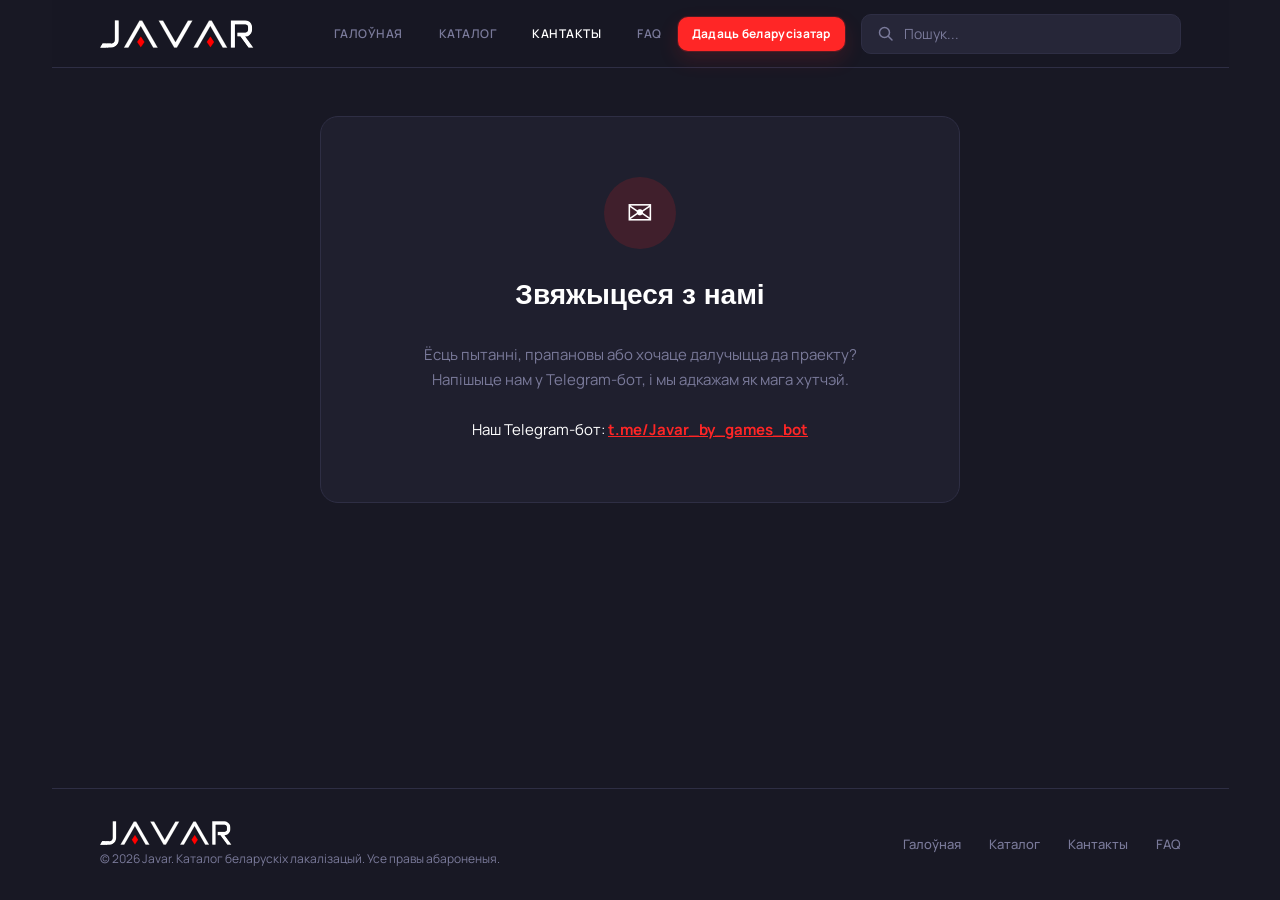
<file: frontend/contacts.html>
<!DOCTYPE html>
<html lang="be" data-title-key="pages.contacts.title">
<head>
  <meta charset="UTF-8" />
  <meta name="viewport" content="width=device-width, initial-scale=1.0" />
  <title>Кантакты</title>
  <link rel="icon" type="image/svg+xml" href="JaVar_icon.svg" />
  <!-- Fonts: async, non-blocking for rendering -->
  <link rel="preconnect" href="https://fonts.googleapis.com" />
  <link rel="preconnect" href="https://fonts.gstatic.com" crossorigin />
  <link rel="preload" as="style"
    href="https://fonts.googleapis.com/css2?family=Jaro&family=Manrope:wght@400;500;600;700&family=IBM+Plex+Mono:wght@400;600&display=swap"
    onload="this.onload=null;this.rel='stylesheet'" />
  <noscript><link rel="stylesheet"
    href="https://fonts.googleapis.com/css2?family=Jaro&family=Manrope:wght@400;500;600;700&family=IBM+Plex+Mono:wght@400;600&display=swap"
  /></noscript>
  
  
  
  <link rel="stylesheet" href="styles.css?v=3" />
</head>
<body>
<div class="page">

  <!-- NAVBAR -->
  <nav class="navbar">
    <a href="index.html" class="navbar__logo" aria-label="JAVAR">
      <img src="JaVar_SVG.svg" alt="JAVAR" style="height:28px;width:auto;display:block" />
    </a>
    <button class="navbar__toggle" data-toggle-nav aria-label="Меню"><span></span><span></span><span></span></button>
    <div class="navbar__menu">
    <ul class="navbar__links">
      <li><a href="index.html" data-i18n="common.nav.home">Галоўная</a></li>
      <li><a href="catalog.html" data-i18n="common.nav.catalog">Каталог</a></li>
      <li><a href="contacts.html" class="active" data-i18n="common.nav.contacts">Кантакты</a></li>
      <li><a href="faq.html" data-i18n="common.nav.faq">FAQ</a></li>
    </ul>
    <div class="navbar__submit-item"><button type="button" class="navbar__submit" data-open-submission data-i18n="common.nav.submit">Дадаць беларусізатар</button></div>
    <div class="navbar__search">
      <svg width="16" height="16" viewBox="0 0 16 16" fill="none">
        <circle cx="6.5" cy="6.5" r="5" stroke="#7A7A9A" stroke-width="1.5"/>
        <line x1="10.5" y1="10.5" x2="14" y2="14" stroke="#7A7A9A" stroke-width="1.5" stroke-linecap="round"/>
      </svg>
      <input type="text" placeholder="Пошук..." data-i18n-placeholder="common.nav.searchPlaceholder" />
    </div>
    </div>
  </nav>

  <!-- MAIN -->
  <main class="main">

    <!-- Contact block -->
    <div class="contacts-content">
      <div style="
        background: var(--surface);
        border: 1px solid var(--border);
        border-radius: var(--radius-xl);
        padding: 60px 80px;
        display: flex;
        flex-direction: column;
        align-items: center;
        gap: 24px;
        max-width: 640px;
        width: 100%;
      ">
        <!-- Icon -->
        <div style="
          width: 72px; height: 72px;
          background: var(--accent-glow);
          border-radius: 50%;
          display: flex; align-items: center; justify-content: center;
          font-size: 32px;
        ">✉️</div>

        <h2 style="font-family:var(--font-head); font-size:28px; font-weight:700; color:var(--text); text-align:center">
          <span data-i18n="pages.contacts.heading">Звяжыцеся з намі</span>
        </h2>

        <p style="font-size:15px; color:var(--text-muted); text-align:center; line-height:1.7">
          <span data-i18n="pages.contacts.text">Ёсць пытанні, прапановы або хочаце далучыцца да праекту?<br/>
          Напішыце нам у Telegram-бот, і мы адкажам як мага хутчэй.</span>
        </p>

        <p style="font-size:15px; color:var(--text); text-align:center; line-height:1.7">
          <span data-i18n="pages.contacts.botLabel">Наш Telegram-бот:</span>
          <a
            href="https://t.me/Javar_by_games_bot"
            target="_blank"
            rel="noopener noreferrer"
            style="color:var(--accent); font-weight:700; text-decoration:underline"
          >
            t.me/Javar_by_games_bot
          </a>
        </p>
      </div>
    </div>

  </main>

  <!-- FOOTER -->
  <footer class="footer">
    <div class="footer__brand">
      <span class="footer__logo">
        <img src="JaVar_SVG.svg" alt="JAVAR" style="height:24px;width:auto;display:block" />
      </span>
      <span class="footer__copy" data-i18n="common.footer.copyright">© 2026 Javar. Каталог беларускіх лакалізацый гульняў. Усе правы абароненыя</span>
    </div>
    <ul class="footer__nav">
      <li><a href="index.html" data-i18n="common.nav.home">Галоўная</a></li>
      <li><a href="catalog.html" data-i18n="common.nav.catalog">Каталог</a></li>
      <li><a href="contacts.html" data-i18n="common.nav.contacts">Кантакты</a></li>
      <li><a href="faq.html" data-i18n="common.nav.faq">FAQ</a></li>
    </ul>
  </footer>

</div>
<script src="texts.js?v=3"></script>
<script src="submission.js?v=3"></script>
<script>
document.querySelector('[data-toggle-nav]')?.addEventListener('click', e => {
  e.stopPropagation();
  document.querySelector('.navbar').classList.toggle('open');
});
document.addEventListener('click', e => {
  if (!e.target.closest('.navbar')) document.querySelector('.navbar')?.classList.remove('open');
});
</script>
</body>
</html>
</file>
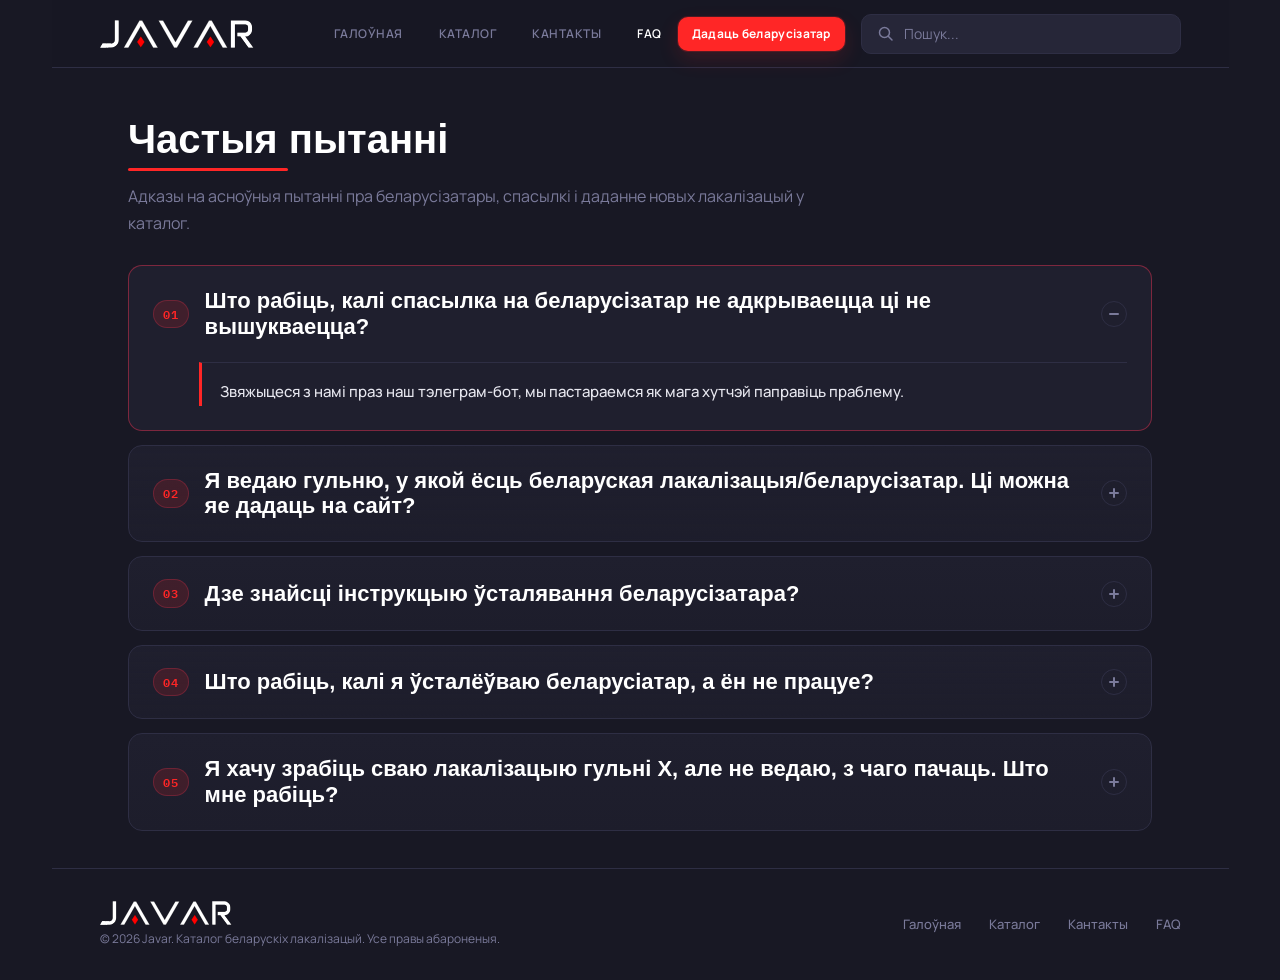
<file: frontend/faq.html>
<!DOCTYPE html>
<html lang="be" data-title-key="pages.faq.title">
<head>
  <meta charset="UTF-8" />
  <meta name="viewport" content="width=device-width, initial-scale=1.0" />
  <title>FAQ</title>
  <link rel="icon" type="image/svg+xml" href="JaVar_icon.svg" />
  <!-- Fonts: async, non-blocking for rendering -->
  <link rel="preconnect" href="https://fonts.googleapis.com" />
  <link rel="preconnect" href="https://fonts.gstatic.com" crossorigin />
  <link rel="preload" as="style"
    href="https://fonts.googleapis.com/css2?family=Jaro&family=Manrope:wght@400;500;600;700&family=IBM+Plex+Mono:wght@400;600&display=swap"
    onload="this.onload=null;this.rel='stylesheet'" />
  <noscript><link rel="stylesheet"
    href="https://fonts.googleapis.com/css2?family=Jaro&family=Manrope:wght@400;500;600;700&family=IBM+Plex+Mono:wght@400;600&display=swap"
  /></noscript>
  
  
  
  <link rel="stylesheet" href="styles.css?v=3" />
</head>
<body>
<div class="page">

  <!-- NAVBAR -->
  <nav class="navbar">
    <a href="index.html" class="navbar__logo" aria-label="JAVAR">
      <img src="JaVar_SVG.svg" alt="JAVAR" style="height:28px;width:auto;display:block" />
    </a>
    <button class="navbar__toggle" data-toggle-nav aria-label="Меню"><span></span><span></span><span></span></button>
    <div class="navbar__menu">
    <ul class="navbar__links">
      <li><a href="index.html" data-i18n="common.nav.home">Галоўная</a></li>
      <li><a href="catalog.html" data-i18n="common.nav.catalog">Каталог</a></li>
      <li><a href="contacts.html" data-i18n="common.nav.contacts">Кантакты</a></li>
      <li><a href="faq.html" class="active" data-i18n="common.nav.faq">FAQ</a></li>
    </ul>
    <div class="navbar__submit-item"><button type="button" class="navbar__submit" data-open-submission data-i18n="common.nav.submit">Дадаць беларусізатар</button></div>
    <div class="navbar__search">
      <svg width="16" height="16" viewBox="0 0 16 16" fill="none">
        <circle cx="6.5" cy="6.5" r="5" stroke="#7A7A9A" stroke-width="1.5"/>
        <line x1="10.5" y1="10.5" x2="14" y2="14" stroke="#7A7A9A" stroke-width="1.5" stroke-linecap="round"/>
      </svg>
      <input type="text" placeholder="Пошук..." data-i18n-placeholder="common.nav.searchPlaceholder" />
    </div>
    </div>
  </nav>

  <!-- MAIN -->
  <main class="main faq-page">

    <section class="faq-hero">
      <div class="section-heading">
        <h1 id="faq-heading" data-i18n="pages.faq.heading">Частыя пытанні</h1>
        <div class="section-heading__bar" style="width:160px"></div>
      </div>
      <p data-i18n="pages.faq.intro">Адказы на асноўныя пытанні пра беларусізатары, спасылкі і даданне новых лакалізацый у каталог.</p>
    </section>

    <section class="faq-list" aria-labelledby="faq-heading">

    <!-- FAQ 1 -->
    <details class="faq-item" open>
      <summary class="faq-question">
        <span class="faq-question__index">01</span>
        <span data-i18n="pages.faq.items.0.question">Чаму ў вас няма файлаў, а толькі ссылкі на гугл-пошук, гэта ж нязручна?</span>
        <span class="faq-question__icon" aria-hidden="true"></span>
      </summary>
      <div class="faq-answer">
        <span data-i18n="pages.faq.items.0.answer">Я хв, што тут напісаць</span>
      </div>
    </details>

    <!-- FAQ 2 -->
    <details class="faq-item">
      <summary class="faq-question">
        <span class="faq-question__index">02</span>
        <span data-i18n="pages.faq.items.1.question">Пытанне 2</span>
        <span class="faq-question__icon" aria-hidden="true"></span>
      </summary>
      <div class="faq-answer">
        <span data-i18n="pages.faq.items.1.answer">плэйсхолдэр 2</span>
      </div>
    </details>

    <!-- FAQ 3 -->
    <details class="faq-item">
      <summary class="faq-question">
        <span class="faq-question__index">03</span>
        <span data-i18n="pages.faq.items.2.question">Што рабіць, калі беларусіатар не працуе</span>
        <span class="faq-question__icon" aria-hidden="true"></span>
      </summary>
      <div class="faq-answer">
        <span data-i18n="pages.faq.items.2.answer">Звяртацца непасрэдна да аўтара перакладу.</span>
      </div>
    </details>

    <!-- FAQ 4 -->
    <details class="faq-item">
      <summary class="faq-question">
        <span class="faq-question__index">04</span>
        <span data-i18n="pages.faq.items.3.question">Пытанне 4</span>
        <span class="faq-question__icon" aria-hidden="true"></span>
      </summary>
      <div class="faq-answer">
        <span data-i18n="pages.faq.items.3.answer">плэйсхолдэр 4</span>
      </div>
    </details>

    <!-- FAQ 5 -->
    <details class="faq-item">
      <summary class="faq-question">
        <span class="faq-question__index">05</span>
        <span data-i18n="pages.faq.items.4.question">Пытанне 5</span>
        <span class="faq-question__icon" aria-hidden="true"></span>
      </summary>
      <div class="faq-answer">
          <span data-i18n="pages.faq.items.4.answer">плэйсхолдэр 5</span>
      </div>
    </details>

    </section>

  </main>

  <!-- FOOTER -->
  <footer class="footer">
    <div class="footer__brand">
      <span class="footer__logo">
        <img src="JaVar_SVG.svg" alt="JAVAR" style="height:24px;width:auto;display:block" />
      </span>
      <span class="footer__copy" data-i18n="common.footer.copyright">© 2026 Javar. Каталог беларускіх лакалізацый гульняў. Усе правы абароненыя.</span>
    </div>
    <ul class="footer__nav">
      <li><a href="index.html" data-i18n="common.nav.home">Галоўная</a></li>
      <li><a href="catalog.html" data-i18n="common.nav.catalog">Каталог</a></li>
      <li><a href="contacts.html" data-i18n="common.nav.contacts">Кантакты</a></li>
      <li><a href="faq.html" data-i18n="common.nav.faq">FAQ</a></li>
    </ul>
  </footer>

</div>
<script src="texts.js?v=3"></script>
<script src="submission.js?v=3"></script>
<script>
document.querySelector('[data-toggle-nav]')?.addEventListener('click', e => {
  e.stopPropagation();
  document.querySelector('.navbar').classList.toggle('open');
});
document.addEventListener('click', e => {
  if (!e.target.closest('.navbar')) document.querySelector('.navbar')?.classList.remove('open');
});
</script>
<script>
document.querySelectorAll('.faq-item').forEach(item => {
  item.addEventListener('toggle', () => {
    if (!item.open) return;
    document.querySelectorAll('.faq-item[open]').forEach(openItem => {
      if (openItem !== item) openItem.open = false;
    });
  });
});
</script>
</body>
</html>
</file>
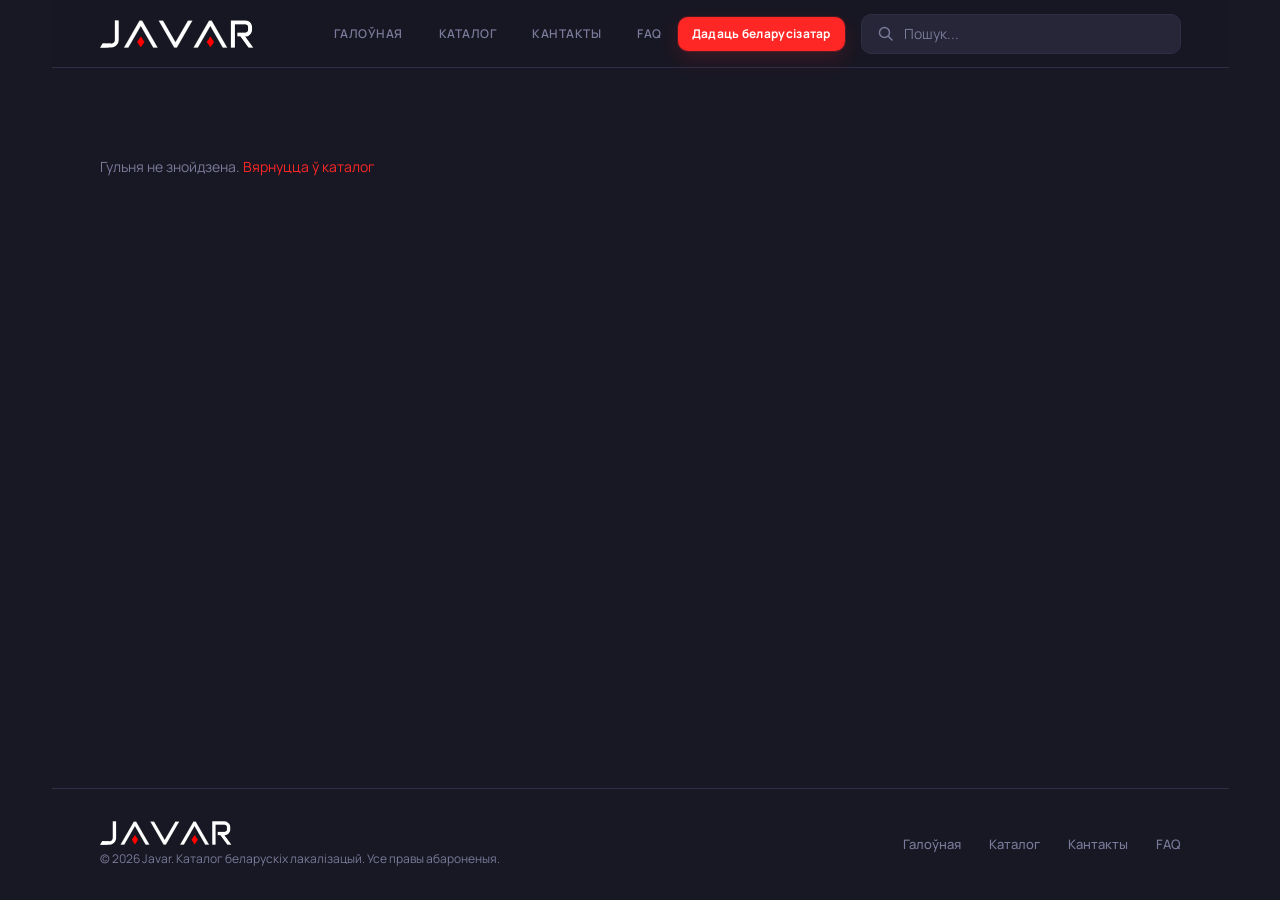
<file: frontend/game.html>
<!DOCTYPE html>
<html lang="be" data-title-key="pages.game.title">
<head>
  <meta charset="UTF-8" />
  <meta name="viewport" content="width=device-width, initial-scale=1.0" />
  <title>Гульня</title>
  <link rel="icon" type="image/svg+xml" href="JaVar_icon.svg" />
  <!-- Fonts: async, non-blocking for rendering -->
  <link rel="preconnect" href="https://fonts.googleapis.com" />
  <link rel="preconnect" href="https://fonts.gstatic.com" crossorigin />
  <link rel="preconnect" href="https://shared.akamai.steamstatic.com" />
  <link rel="preconnect" href="https://cdn.akamai.steamstatic.com" />
  <link rel="preload" as="style"
    href="https://fonts.googleapis.com/css2?family=Jaro&family=Manrope:wght@400;500;600;700&family=IBM+Plex+Mono:wght@400;600&display=swap"
    onload="this.onload=null;this.rel='stylesheet'" />
  <noscript><link rel="stylesheet"
    href="https://fonts.googleapis.com/css2?family=Jaro&family=Manrope:wght@400;500;600;700&family=IBM+Plex+Mono:wght@400;600&display=swap"
  /></noscript>
  
  
  
  <link rel="stylesheet" href="styles.css?v=3" />
  <style>
    /* ── Translation Cards ─────────────────────────── */
    .translation-cards { display: flex; flex-direction: column; gap: 16px; }

    .translation-card {
      background: var(--surface);
      border: 1.5px solid var(--border);
      border-radius: var(--radius-lg);
      overflow: hidden;
      transition: border-color .2s;
    }
    .translation-card.active { border-color: var(--accent); }

    .translation-card__head {
      display: flex;
      align-items: center;
      justify-content: space-between;
      padding: 18px 22px;
      cursor: pointer;
      gap: 16px;
    }

    .translation-card__left { display: flex; flex-direction: column; gap: 6px; }

    .translation-card__studio {
      font-size: 17px;
      font-weight: 700;
      color: var(--text);
    }

    .translation-card__studio-tip {
      position: relative;
      display: inline-flex;
      width: fit-content;
      max-width: 100%;
      color: var(--accent);
      border-bottom: 1px dashed var(--accent);
      cursor: help;
      transition: color .15s ease, border-color .15s ease;
    }

    .translation-card__studio-tip:hover {
      color: var(--text);
      border-color: var(--text);
    }

    .translation-card__studio-tip::after {
      content: attr(data-translators);
      position: absolute;
      left: 0;
      bottom: calc(100% + 8px);
      z-index: 20;
      width: max-content;
      max-width: min(340px, 80vw);
      padding: 10px 12px;
      background: var(--surface-2);
      border: 1px solid var(--border);
      border-radius: var(--radius-md);
      box-shadow: var(--shadow-lg);
      color: var(--text);
      font-size: 12px;
      font-weight: 600;
      line-height: 1.45;
      white-space: normal;
      opacity: 0;
      visibility: hidden;
      pointer-events: none;
      transform: translateY(4px);
      transition: opacity .12s ease, transform .12s ease, visibility .12s ease;
    }

    .translation-card__studio-tip:hover::after {
      opacity: 1;
      visibility: visible;
      transform: translateY(0);
    }

    .translation-card__meta {
      display: flex;
      flex-wrap: wrap;
      gap: 8px;
      align-items: center;
    }

    .translation-card__right {
      display: flex;
      flex-direction: column;
      align-items: flex-end;
      gap: 6px;
      flex-shrink: 0;
    }

    .translation-card__rating {
      font-family: var(--font-mono);
      font-size: 22px;
      font-weight: 600;
      color: var(--text);
    }
    .translation-card__rating span {
      font-size: 13px;
      color: var(--text-muted);
    }

    .translation-card__body {
      border-top: 1px solid var(--border);
      padding: 20px 22px;
      display: none;
      flex-direction: column;
      gap: 20px;
    }
    .translation-card.active .translation-card__body { display: flex; }

    .translation-card__info-row {
      display: flex;
      gap: 32px;
      flex-wrap: wrap;
    }
    .translation-card__info-item { display: flex; flex-direction: column; gap: 4px; }
    .translation-card__info-label {
      font-size: 10px;
      font-weight: 700;
      letter-spacing: 0.8px;
      text-transform: uppercase;
      color: var(--text-muted);
    }
    .translation-card__info-value {
      font-size: 14px;
      font-weight: 600;
      color: var(--text);
    }

    .translation-card__go {
      align-self: flex-start;
    }

    .platform-links { display:flex; flex-wrap:wrap; gap:8px; }
    .platform-link {
      display:inline-flex;
      align-items:center;
      padding:4px 10px;
      border:1px solid var(--border);
      border-radius:999px;
      color:var(--text);
      background:var(--surface-2);
      font-size:13px;
      font-weight:700;
      transition:border-color .2s, color .2s;
    }
    .platform-link:hover { border-color:var(--accent); color:var(--accent); }

    /* ── Reviews section ──────────────────────────── */
    .reviews-block { display: flex; flex-direction: column; gap: 14px; }

    /* ── Stars selector ───────────────────────────── */
    .stars-input { display: flex; gap: 4px; cursor: pointer; }
    .stars-input span {
      font-size: 26px;
      color: var(--border);
      transition: color .15s;
      user-select: none;
      line-height: 1;
    }
    .stars-input span.on { color: var(--accent); }

    /* ── Anonymous name input ─────────────────────── */
    .anon-input {
      width: 100%;
      height: 44px;
      background: var(--surface-2);
      border: 1px solid var(--border);
      border-radius: var(--radius-md);
      padding: 0 16px;
      font-size: 14px;
      color: var(--text);
      font-family: var(--font-body);
      transition: border-color .2s;
    }
    .anon-input::placeholder { color: var(--text-muted); }
    .anon-input:focus { outline: none; border-color: var(--accent); }

    .form-label {
      font-size: 11px;
      font-weight: 700;
      letter-spacing: 0.6px;
      text-transform: uppercase;
      color: var(--text-muted);
      margin-bottom: 6px;
      display: block;
    }

    /* ── Loading state ────────────────────────────── */
    .skeleton {
      background: linear-gradient(90deg, var(--surface) 25%, var(--surface-2) 50%, var(--surface) 75%);
      background-size: 200% 100%;
      animation: shimmer 1.4s infinite;
      border-radius: 8px;
    }
    @keyframes shimmer { to { background-position: -200% 0; } }

    .site-dialog {
      position: fixed;
      inset: 0;
      z-index: 500;
      display: flex;
      align-items: center;
      justify-content: center;
      padding: 24px;
      background: rgba(10, 10, 18, 0.72);
      backdrop-filter: blur(6px);
      -webkit-backdrop-filter: blur(6px);
    }

    .site-dialog__panel {
      width: min(420px, 100%);
      background: linear-gradient(145deg, var(--surface), var(--surface-2));
      border: 1px solid var(--border);
      border-top: 2px solid var(--accent);
      border-radius: var(--radius-lg);
      box-shadow: 0 22px 60px rgba(0, 0, 0, 0.45), 0 0 0 1px rgba(255, 38, 38, 0.08);
      overflow: hidden;
    }

    .site-dialog__body { padding: 24px 24px 18px; }

    .site-dialog__eyebrow {
      margin-bottom: 8px;
      color: var(--accent);
      font-family: var(--font-mono);
      font-size: 11px;
      font-weight: 600;
      letter-spacing: 0.8px;
      text-transform: uppercase;
    }

    .site-dialog__text {
      color: var(--text-body);
      font-size: 15px;
      font-weight: 600;
      line-height: 1.5;
    }

    .site-dialog__actions {
      display: flex;
      justify-content: flex-end;
      gap: 10px;
      padding: 16px 24px 22px;
    }

    .site-dialog__actions .btn {
      min-width: 92px;
      height: 38px;
      margin-top: 0;
      padding: 0 18px;
    }

    .site-dialog__actions .btn:not(.btn--primary) {
      background: var(--surface-2);
      border: 1px solid var(--border);
      color: var(--text-body);
    }
  </style>
</head>
<body>
<div class="page">

  <!-- NAVBAR -->
  <nav class="navbar">
    <a href="index.html" class="navbar__logo" aria-label="JAVAR">
      <img src="JaVar_SVG.svg" alt="JAVAR" style="height:28px;width:auto;display:block" />
    </a>
    <button class="navbar__toggle" data-toggle-nav aria-label="Меню"><span></span><span></span><span></span></button>
    <div class="navbar__menu">
    <ul class="navbar__links">
      <li><a href="index.html" data-i18n="common.nav.home">Галоўная</a></li>
      <li><a href="catalog.html" data-i18n="common.nav.catalog">Каталог</a></li>
      <li><a href="contacts.html" data-i18n="common.nav.contacts">Кантакты</a></li>
      <li><a href="faq.html" data-i18n="common.nav.faq">FAQ</a></li>
    </ul>
    <div class="navbar__submit-item"><button type="button" class="navbar__submit" data-open-submission data-i18n="common.nav.submit">Дадаць беларусізатар</button></div>
    <div class="navbar__search">
      <svg width="16" height="16" viewBox="0 0 16 16" fill="none">
        <circle cx="6.5" cy="6.5" r="5" stroke="#7A7A9A" stroke-width="1.5"/>
        <line x1="10.5" y1="10.5" x2="14" y2="14" stroke="#7A7A9A" stroke-width="1.5" stroke-linecap="round"/>
      </svg>
      <input type="text" id="nav-search" placeholder="Пошук..." data-i18n-placeholder="common.nav.searchPlaceholder" />
    </div>
    </div>
  </nav>

  <!-- MAIN -->
  <main class="main" id="main-content">
    <!-- Filled by JS -->
    <div style="display:flex;flex-direction:column;gap:16px;padding-top:24px;">
      <div class="skeleton" style="height:20px;width:300px"></div>
      <div class="skeleton" style="height:48px;width:480px"></div>
      <div class="skeleton" style="height:400px;width:100%"></div>
    </div>
  </main>

  <!-- FOOTER -->
  <footer class="footer">
    <div class="footer__brand">
      <span class="footer__logo">
        <img src="JaVar_SVG.svg" alt="JAVAR" style="height:24px;width:auto;display:block" />
      </span>
      <span class="footer__copy" data-i18n="common.footer.copyright">© 2026 Javar. Каталог беларускіх лакалізацый гульняў. Усе правы абароненыя</span>
    </div>
    <ul class="footer__nav">
      <li><a href="index.html" data-i18n="common.nav.home">Галоўная</a></li>
      <li><a href="catalog.html" data-i18n="common.nav.catalog">Каталог</a></li>
      <li><a href="contacts.html" data-i18n="common.nav.contacts">Кантакты</a></li>
      <li><a href="faq.html" data-i18n="common.nav.faq">FAQ</a></li>
    </ul>
  </footer>
</div>

<script src="texts.js?v=3"></script>
<script src="submission.js?v=3"></script>
<script>
document.querySelector('[data-toggle-nav]')?.addEventListener('click', e => {
  e.stopPropagation();
  document.querySelector('.navbar').classList.toggle('open');
});
document.addEventListener('click', e => {
  if (!e.target.closest('.navbar')) document.querySelector('.navbar')?.classList.remove('open');
});
</script>
<script>
const API = '';  // same origin

document.getElementById('nav-search')?.addEventListener('keydown', e => {
  if (e.key === 'Enter') {
    const q = e.target.value.trim();
    if (q) location.href = `catalog.html?search=${encodeURIComponent(q)}`;
  }
});

// ── Helpers ──────────────────────────────────────────────────────────────
function stars(n, total = 5) {
  return Array.from({length: total}, (_, i) => i < Math.round(n) ? '★' : '☆').join('');
}

function formatDate(value) {
  if (!value) return '—';
  const localized = String(value).match(/^(\d{2})-(\d{2})-(\d{4})$/);
  if (localized) return `${localized[1]}-${localized[2]}-${localized[3]}`;
  const date = new Date(value);
  if (Number.isNaN(date.getTime())) return value;
  const dd = String(date.getDate()).padStart(2, '0');
  const mm = String(date.getMonth() + 1).padStart(2, '0');
  const yyyy = date.getFullYear();
  return `${dd}-${mm}-${yyyy}`;
}

function badge(type) {
  if (type === 'manual') return `<span class="badge badge--manual">${t('common.translationTypes.manualShort')}</span>`;
  return `<span class="badge badge--ai">${t('common.translationTypes.aiShort')}</span>`;
}

function officialBadge(status) {
  const cls = status === 'official' ? 'tag-sm--green' : 'tag-sm--neutral';
  return `<span class="tag-sm ${cls}">${OFFICIAL_LABELS[status] || window.t('common.officialStatus.unofficial')}</span>`;
}

function verifiedBadge(translation) {
  if (!translation.verified) return '';
  const date = translation.verified_at ? ` · ${formatDate(translation.verified_at)}` : '';
  return `<span class="tag-sm tag-sm--green">✓ ${window.t('common.status.verifiedShort')}${date}</span>`;
}

function incompleteBadge(translation) {
  if (!translation.incomplete) return '';
  return `<span class="tag-sm tag-sm--red">⚠ ${window.t('common.status.incompleteShort')}</span>`;
}

function brokenBadge(translation) {
  if (!translation.broken) return '';
  return `<span class="tag-sm tag-sm--red">✕ ${window.t('common.status.brokenShort')}</span>`;
}

function esc(value) {
  return String(value ?? '').replace(/[&<>'"]/g, ch => ({
    '&':'&amp;', '<':'&lt;', '>':'&gt;', "'":'&#39;', '"':'&quot;'
  }[ch]));
}

function platformStoreURL(platform, game) {
  const name = String(platform || '').toLowerCase();
  const plainTitle = game.title || '';
  const encodedTitle = encodeURIComponent(plainTitle);
  if (name === 'xbox') return `https://www.xbox.com/search?q=${encodedTitle}`;
  if (name === 'playstation') return `https://store.playstation.com/search/${encodedTitle}`;
  if (name === 'nintendo switch') return `https://www.nintendo.com/search/#q=${encodedTitle}&p=1&cat=gme`;
  if (name === 'ios') return `https://www.apple.com/search/${encodedTitle}?src=serp`;
  if (name === 'android') return `https://play.google.com/store/search?q=${encodedTitle}&c=apps`;

  const title = game.title ? `"${game.title}"` : '';
  const developer = game.developer ? `"${game.developer}"` : '';
  const stores = {
    windows: 'Steam GOG Epic Games Microsoft Store',
    macos: 'Steam GOG Epic Games Mac App Store',
    linux: 'Steam GOG itch.io'
  };
  const query = `${title} ${developer} game ${platform} official store buy ${stores[name] || 'store'}`.trim();
  return `https://search.brave.com/search?q=${encodeURIComponent(query)}`;
}

function renderPlatformLinks(game) {
  const platforms = game.platforms || [];
  if (!platforms.length) return '—';
  return `<div class="platform-links">${platforms.map(platform => `
    <a class="platform-link" href="${esc(platformStoreURL(platform, game))}" target="_blank" rel="noopener">${esc(platform)}</a>
  `).join('')}</div>`;
}

// ── Render game page ──────────────────────────────────────────────────────
function renderGame(game) {
  document.title = `JAVAR — ${game.title}`;
  const translations = game.translations || [];
  const bestTranslation = translations.reduce((best, current) => {
    const bestRating = best?.avg_rating || 0;
    const currentRating = current?.avg_rating || 0;
    return currentRating > bestRating ? current : best;
  }, null);
  const bestAvgRating = (bestTranslation?.avg_rating || 0) > 0
    ? bestTranslation.avg_rating.toFixed(1)
    : '—';

  const genreTags = (game.genres || []).map(g =>
    `<span class="badge badge--genre">${g.name}</span>`
  ).join('');

  const translationCards = translations.map((t, i) =>
    renderTranslationCard(t, i === 0)
  ).join('');

  document.getElementById('main-content').innerHTML = `
    <!-- Breadcrumb -->
    <nav class="breadcrumb">
      <a href="index.html">${t('common.nav.home')}</a>
      <span class="breadcrumb__sep">›</span>
      <a href="catalog.html">${t('common.nav.catalog')}</a>
      <span class="breadcrumb__sep">›</span>
      <span class="breadcrumb__current">${game.title}</span>
    </nav>

    <!-- Title -->
    <div class="game-title-block">
      <h1>${game.title}</h1>
      <div class="game-title-block__bar"></div>
    </div>

    <!-- Stat bar - full width -->
    <div style="display:flex;gap:16px;margin-bottom:24px;flex-wrap:wrap">
      <div class="stat-card" style="flex:1;min-width:140px">
        <div class="stat-card__label">Steam</div>
        <div class="stat-card__value stat-card__value--green">${game.steam_rating != null ? game.steam_rating + '%' : '—'}</div>
        <div class="stat-card__sub">${t('pages.game.steamPositive')}</div>
      </div>
      <div class="stat-card" style="flex:1;min-width:140px">
        <div class="stat-card__label">${t('pages.game.translationRating')}</div>
        <div class="stat-card__value" style="color:var(--accent)">${bestAvgRating}</div>
        <div class="stat-card__sub">${t('pages.game.avgRating')}</div>
      </div>
      <div class="stat-card" style="flex:1;min-width:140px">
        <div class="stat-card__label">${t('pages.game.translationsCount')}</div>
        <div class="stat-card__value" style="color:var(--text)">${(game.translations||[]).length}</div>
        <div class="stat-card__sub">${t('pages.game.available')}</div>
      </div>
      <div class="stat-card" style="flex:1;min-width:140px">
        <div class="stat-card__label">${t('pages.game.totalClicks')}</div>
        <div class="stat-card__value" style="color:var(--text-muted)">${(game.translations||[]).reduce((s,t)=>s+(t.click_count||0),0)}</div>
        <div class="stat-card__sub">${t('pages.game.searchClicks')}</div>
      </div>
    </div>

    <!-- Layout -->
    <div class="game-layout">
      <!-- Cover -->
      <div class="game-cover-col">
        <div class="game-cover" style="${game.cover_url
          ? ''
          : `background:linear-gradient(160deg,#0a0a14,#1a0505)`}">
          ${game.cover_url ? `<img class="cover-img" src="${game.cover_url}" alt="${game.title}" loading="eager" decoding="async" fetchpriority="high" style="position:absolute;inset:0;width:100%;height:100%;object-fit:cover;object-position:center;display:block"/>` : ''}
          ${!game.cover_url ? `<div style="position:absolute;inset:0;display:flex;align-items:center;justify-content:center;font-size:80px;opacity:.1">👻</div>` : ''}
        </div>
      </div>

      <!-- Right -->
      <div>
        <!-- Info table -->
        <div class="info-table">
          <div class="info-row">
            <div class="info-cell">
              <span class="info-cell__label">${t('pages.game.releaseDate')}</span>
              <span class="info-cell__value">${formatDate(game.release_date)}</span>
            </div>
            <div class="info-cell">
              <span class="info-cell__label">${t('pages.game.developer')}</span>
              <span class="info-cell__value">${game.developer}</span>
            </div>
          </div>
          <div class="info-row">
            <div class="info-cell">
              <span class="info-cell__label">${t('pages.game.publisher')}</span>
              <span class="info-cell__value">${game.publisher || '—'}</span>
            </div>
            <div class="info-cell">
              <span class="info-cell__label">${t('pages.game.genres')}</span>
              <div class="tag-list">${genreTags}</div>
            </div>
            <div class="info-cell">
              <span class="info-cell__label">${t('pages.game.platforms')}</span>
              <div class="info-cell__value">${renderPlatformLinks(game)}</div>
            </div>
          </div>
        </div>

        <!-- Description -->
        <div style="margin-top:20px">
          <h3 class="section-h2">${t('pages.game.aboutGame')}</h3>
          <p class="game-desc">${game.description || ''}</p>
        </div>
      </div>
    </div>

    <!-- Translations -->
    <div class="section" style="margin-top:52px">
      <h3 class="section-h2">${t('pages.game.translations')}</h3>
      <div class="translation-cards" id="translation-cards">
        ${translationCards}
      </div>
    </div>

    <!-- Reviews (for first translation by default) -->
    ${translations.length > 0 ? renderReviewsSection(translations[0]) : ''}
  `;

  // Expand/collapse card headers
  document.querySelectorAll('.translation-card__head').forEach(head => {
    head.addEventListener('click', () => {
      const card = head.closest('.translation-card');
      const wasActive = card.classList.contains('active');
      document.querySelectorAll('.translation-card').forEach(c => c.classList.remove('active'));
      if (!wasActive) {
        card.classList.add('active');
        const tid = card.dataset.tid;
        loadReviews(parseInt(tid));
      }
    });
  });

  // "Go to" buttons
  document.querySelectorAll('.btn-goto').forEach(btn => {
    btn.addEventListener('click', async (e) => {
      e.stopPropagation();
      const tid = btn.dataset.tid;
      try {
        const res = await fetch(`${API}/api/translations/${tid}/click`, {method:'POST'});
        const data = await res.json();
        window.open(data.url, '_blank', 'noopener');
      } catch {
        showNotice(t('pages.game.linkError'));
      }
    });
  });

  // First card is open by default: load its reviews
  if (translations.length > 0) {
    loadReviews(translations[0].id);
  }
}


const ORTH_LABELS = { academic: t('common.orthography.academic'), tarashkevitsa: t('common.orthography.tarashkevitsa'), lacinka: t('common.orthography.lacinka') };
const OFFICIAL_LABELS = { official: t('common.officialStatus.official'), 'semi-official': t('common.officialStatus.semiOfficial'), unofficial: t('common.officialStatus.unofficial') };
function translationName(translation) {
  return translation?.studio || (translation?.translator_names || []).join(', ') || t('pages.game.translatorFallback');
}
function renderTranslationCard(t, open = false) {
  const coverageHTML = (t.coverage || []).map(c =>
    `<span class="tag-sm tag-sm--neutral">${c}</span>`
  ).join('');
  const paramsHTML = `
    ${badge(t.type)}
    ${officialBadge(t.official_status)}
    ${verifiedBadge(t)}
    ${incompleteBadge(t)}
    ${brokenBadge(t)}
    ${(t.orthography||[]).map(o => `<span class="tag-sm tag-sm--neutral">${ORTH_LABELS[o] || o}</span>`).join(' ')}
    <span class="tag-sm tag-sm--neutral">${window.t('pages.game.clicks', { count: t.click_count })}</span>
  `;
  const avgStr = t.avg_rating > 0 ? t.avg_rating.toFixed(1) : '—';
  const ratingHTML = `
    <div class="translation-card__rating">
      ${avgStr} <span>/ 5.0</span>
    </div>
    <div class="stars" style="font-size:14px;letter-spacing:2px">${stars(t.avg_rating)}</div>
    <div style="font-size:11px;color:var(--text-muted)">${window.t('common.labels.reviewCount', { count: t.review_count })}</div>
  `;
  const translatorsText = (t.translator_names || []).join(', ') || '—';
  const studioText = (t.studio || '').trim();
  const studioHTML = studioText
    ? `<span class="translation-card__info-value translation-card__studio-tip" data-translators="${esc(translatorsText)}">${esc(studioText)}</span>`
    : `<span class="translation-card__info-value">${esc(translatorsText)}</span>`;

  return `
    <div class="translation-card ${open ? 'active' : ''}" data-tid="${t.id}">
      <div class="translation-card__head">
        <div class="translation-card__left">
          <div class="translation-card__meta">
            ${paramsHTML}
          </div>
        </div>
      </div>
      <div class="translation-card__body">
        <div class="translation-card__info-row">
          <div class="translation-card__info-item">
            <span class="translation-card__info-label">${window.t('pages.game.studio')}</span>
            ${studioHTML}
          </div>
          <div class="translation-card__info-item">
            <span class="translation-card__info-label">${window.t('pages.game.translated')}</span>
            <div class="tag-list">${coverageHTML}</div>
          </div>
          <div class="translation-card__info-item" style="margin-left:auto;align-items:flex-end;text-align:right">
            <div class="translation-card__right">${ratingHTML}</div>
          </div>
        </div>
        <button class="btn btn--primary translation-card__go btn-goto" data-tid="${t.id}">
          ${window.t('pages.game.findTranslation')}
        </button>
      </div>
    </div>
  `;
}

// ── Reviews ───────────────────────────────────────────────────────────────
function renderReviewsSection(t) {
  return `
    <div class="section" style="margin-top:24px" id="reviews-section">
      <div style="display:flex;align-items:center;justify-content:space-between;gap:16px;flex-wrap:wrap;margin-bottom:20px">
        <h3 class="section-h2" id="reviews-title" style="margin-bottom:0">${window.t('pages.game.reviews')}</h3>
        <a class="btn" href="https://t.me/javar_bot" target="_blank" rel="noopener noreferrer" style="padding:10px 18px;background:var(--surface-2);color:var(--accent);border:1px solid var(--border);border-radius:var(--radius-md);text-decoration:none;text-transform:none;letter-spacing:0">
          Знайшлі праблему? Напішыце нам!
        </a>
      </div>

      <!-- Rating summary -->
      <div id="rating-summary"></div>

      <!-- Review form -->
      <div style="margin:24px 0 20px">
        <h4 style="font-size:16px;font-weight:700;margin-bottom:14px;color:var(--text)">${window.t('pages.game.leaveReview')}</h4>
        <p style="font-size:13px;color:var(--text-muted);margin:-6px 0 14px">${window.t('pages.game.reviewUpdateHint')}</p>
        <div style="display:flex;flex-direction:column;gap:12px">
          <div>
            <label class="form-label" for="review-name">${window.t('pages.game.nameOptional')}</label>
            <input class="anon-input" id="review-name" type="text" placeholder="${window.t('pages.game.anonymous')}" maxlength="60"/>
          </div>
          <div>
            <label class="form-label">${window.t('pages.game.rating')}</label>
            <div class="stars-input" id="stars-input">
              <span data-v="1">★</span>
              <span data-v="2">★</span>
              <span data-v="3">★</span>
              <span data-v="4">★</span>
              <span data-v="5">★</span>
            </div>
          </div>
          <div>
            <label class="form-label" for="review-body">${window.t('pages.game.comment')}</label>
            <textarea class="review-textarea" id="review-body" placeholder="${window.t('pages.game.reviewPlaceholder')}"></textarea>
          </div>
          <div style="display:flex;justify-content:flex-end">
            <button class="btn btn--primary" id="submit-review"
              style="height:40px;padding:0 24px"
              data-tid="${t.id}">
              ${window.t('common.actions.submit')}
            </button>
          </div>
        </div>
      </div>

      <!-- Reviews list -->
      <div class="reviews-block" id="reviews-list">
        <div class="skeleton" style="height:100px;width:100%"></div>
      </div>
    </div>
  `;
}

// Keep game data globally
let _gameData = null;

function loadReviews(tid) {
  const section = document.getElementById('reviews-section');
  if (!section) return;

  // Find translation in cached game data
  const translation = (_gameData?.translations || []).find(t => t.id === tid);
  const titleEl = document.getElementById('reviews-title');
  if (titleEl) titleEl.textContent = t('pages.game.reviews');

  // Update data-tid on submit button
  const submitBtn = document.getElementById('submit-review');
  if (submitBtn) submitBtn.dataset.tid = tid;

  const listEl   = document.getElementById('reviews-list');
  const ratingEl = document.getElementById('rating-summary');

  // Reviews are already present in payload: no extra request needed
  const reviews = translation?.reviews || [];

  if (reviews.length > 0) {
    const avg    = reviews.reduce((s, r) => s + r.rating, 0) / reviews.length;
    const counts = [0,0,0,0,0];
    reviews.forEach(r => counts[r.rating - 1]++);
    ratingEl.innerHTML = renderRatingSummary(avg, reviews.length, counts);
    listEl.innerHTML   = reviews.map(renderReviewCard).join('');
  } else {
    ratingEl.innerHTML = '';
    listEl.innerHTML   = `<p style="color:var(--text-muted);font-size:14px">${t('pages.game.noReviews')}</p>`;
  }
}

// Reload reviews after posting by fetching full game payload again
async function reloadReviews(tid) {
  try {
    const slug = new URLSearchParams(location.search).get('slug');
    const res  = await fetch(`${API}/api/games/${slug}`);
    if (!res.ok) return;
    _gameData = await res.json();
    loadReviews(tid);
  } catch {
    const listEl = document.getElementById('reviews-list');
    if (listEl) listEl.innerHTML = `<p style="color:var(--text-muted)">${t('pages.game.updateError')}</p>`;
  }
}

function renderRatingSummary(avg, total, counts) {
  const bars = [5,4,3,2,1].map(n => {
    const pct = total > 0 ? Math.round(counts[n-1] / total * 100) : 0;
    return `
      <div class="rating-bar">
        <span class="rating-bar__num">${n}</span>
        <div class="rating-bar__track"><div class="rating-bar__fill" style="width:${pct}%"></div></div>
        <span class="rating-bar__count">${counts[n-1]}</span>
      </div>`;
  }).join('');

  return `
    <div class="rating-summary">
      <div class="rating-summary__left">
        <div class="rating-summary__score">${avg.toFixed(1)}</div>
        <div class="stars rating-summary__stars">${stars(avg)}</div>
        <div class="rating-summary__count">${t('common.labels.reviewCount', { count: total })}</div>
      </div>
      <div class="rating-bars">${bars}</div>
    </div>`;
}

function renderReviewCard(rev) {
  const initials = rev.author_name.split(' ').map(w => w[0]).join('').slice(0,2).toUpperCase();
  const body = (rev.body || '').trim();
  return `
    <div class="review-card">
      <div class="review-card__header">
        <div class="review-card__user">
          <div class="user-avatar">${initials}</div>
          <div>
            <div class="review-card__name">${rev.author_name}</div>
            <div class="review-card__date">${formatDate(rev.created_at)}</div>
          </div>
        </div>
        <div class="stars review-card__stars">${stars(rev.rating)}</div>
      </div>
      ${body ? `<p class="review-card__text">${body}</p>` : ''}
    </div>`;
}

function showDialog(message, { confirm = false } = {}) {
  return new Promise(resolve => {
    const dialog = document.createElement('div');
    dialog.className = 'site-dialog';
    dialog.setAttribute('role', 'dialog');
    dialog.setAttribute('aria-modal', 'true');
    dialog.innerHTML = `
      <div class="site-dialog__panel">
        <div class="site-dialog__body">
          <div class="site-dialog__eyebrow">JAVAR</div>
          <div class="site-dialog__text"></div>
        </div>
        <div class="site-dialog__actions">
          ${confirm ? `<button class="btn" data-dialog-cancel>${t('common.actions.cancel')}</button>` : ''}
          <button class="btn btn--primary" data-dialog-ok>${confirm ? t('common.actions.confirm') : 'OK'}</button>
        </div>
      </div>`;

    dialog.querySelector('.site-dialog__text').textContent = message;
    document.body.appendChild(dialog);

    const close = value => {
      dialog.remove();
      resolve(value);
    };

    dialog.querySelector('[data-dialog-ok]').focus();
    dialog.querySelector('[data-dialog-ok]').addEventListener('click', () => close(true));
    dialog.querySelector('[data-dialog-cancel]')?.addEventListener('click', () => close(false));
    dialog.addEventListener('click', e => { if (e.target === dialog) close(!confirm); });
    dialog.addEventListener('keydown', e => {
      if (e.key === 'Escape') close(false);
      if (e.key === 'Enter') close(true);
    });
  });
}

function showNotice(message) {
  return showDialog(message);
}

function showConfirm(message) {
  return showDialog(message, { confirm: true });
}

// ── Stars input ───────────────────────────────────────────────────────────
let selectedRating = 0;

document.addEventListener('click', (e) => {
  const star = e.target.closest('#stars-input span');
  if (!star) return;
  selectedRating = parseInt(star.dataset.v);
  document.querySelectorAll('#stars-input span').forEach(s => {
    s.classList.toggle('on', parseInt(s.dataset.v) <= selectedRating);
  });
});

document.addEventListener('mouseover', (e) => {
  const star = e.target.closest('#stars-input span');
  if (!star) return;
  const v = parseInt(star.dataset.v);
  document.querySelectorAll('#stars-input span').forEach(s => {
    s.classList.toggle('on', parseInt(s.dataset.v) <= v);
  });
});

document.addEventListener('mouseout', (e) => {
  if (!e.target.closest('#stars-input')) return;
  document.querySelectorAll('#stars-input span').forEach(s => {
    s.classList.toggle('on', parseInt(s.dataset.v) <= selectedRating);
  });
});

// ── Submit review ─────────────────────────────────────────────────────────
document.addEventListener('click', async (e) => {
  const btn = e.target.closest('#submit-review');
  if (!btn) return;

  const tid = parseInt(btn.dataset.tid);
  const name = document.getElementById('review-name').value.trim();
  const body = document.getElementById('review-body').value.trim();

  if (!selectedRating) { await showNotice(t('pages.game.chooseRating')); return; }

  try {
    const currentRes = await fetch(`${API}/api/reviews/current?translation_id=${tid}`);
    if (currentRes.ok) {
      const current = await currentRes.json();
      if (current.exists && !(await showConfirm(t('pages.game.replaceReviewConfirm')))) return;
    }

    btn.disabled = true;
    btn.textContent = t('common.actions.submitting');

    const res = await fetch(`${API}/api/reviews`, {
      method: 'POST',
      headers: { 'Content-Type': 'application/json' },
      body: JSON.stringify({ translation_id: tid, author_name: name, rating: selectedRating, body })
    });

    if (!res.ok) throw new Error();

    document.getElementById('review-name').value = '';
    document.getElementById('review-body').value = '';
    selectedRating = 0;
    document.querySelectorAll('#stars-input span').forEach(s => s.classList.remove('on'));

    await reloadReviews(tid);
  } catch {
    await showNotice(t('pages.game.submitError'));
  } finally {
    btn.disabled = false;
    btn.textContent = t('common.actions.submit');
  }
});

// ── Init ──────────────────────────────────────────────────────────────────
(async () => {
  const slug = new URLSearchParams(location.search).get('slug');
  if (!slug) {
    document.getElementById('main-content').innerHTML =
      `<p style="color:var(--text-muted);padding:40px 0">${t('common.status.gameNotFound')} <a href="catalog.html" style="color:var(--accent)">${t('common.actions.backToCatalog')}</a></p>`;
    return;
  }

  try {
    const res = await fetch(`${API}/api/games/${slug}`);
    if (!res.ok) throw new Error();
    const game = await res.json();
    _gameData = game;
    renderGame(game);
  } catch {
    document.getElementById('main-content').innerHTML =
      `<p style="color:var(--text-muted);padding:40px 0">${t('common.status.loadingError')} <a href="catalog.html" style="color:var(--accent)">${t('common.actions.backToCatalog')}</a></p>`;
  }
})();
</script>

</body>
</html>
</file>
<file: frontend/styles.css>
/* ============================================================
   JAVAR — Дызайн-сістэма
   ============================================================ */

/* --- Tokens --- */
:root {
  --bg:          #181824;
  --surface:     #1F1F2E;
  --surface-2:   #262638;
  --border:      #2E2E44;
  --text:        #FFFFFF;
  --text-body:   #E8E8F0;
  --text-muted:  #7A7A9A;
  --text-dim:    #444466;
  --accent:      #FF2626;
  --accent-glow: rgba(255, 38, 38, 0.15);
  --green:       #4ADE80;
  --yellow:      #FACC15;

  --font-logo:   'Jaro', 'Arial Black', Impact, sans-serif;
  --font-body:   'Manrope', 'Segoe UI', system-ui, -apple-system, sans-serif;
  --font-head:   'Arial', 'Helvetica Neue', sans-serif;
  --font-mono:   'IBM Plex Mono', 'Cascadia Code', 'Consolas', monospace;

  --radius-sm:   6px;
  --radius-md:   10px;
  --radius-lg:   14px;
  --radius-xl:   18px;

  --nav-h:       68px;
  --max-w:       1081px;
  --page-px:     48px;
}

/* --- Reset & Base --- */
*, *::before, *::after { box-sizing: border-box; margin: 0; padding: 0; }
html { scroll-behavior: smooth; }
body {
  background: var(--bg);
  color: var(--text);
  font-family: var(--font-body);
  font-size: 14px;
  line-height: 1.6;
  min-height: 100vh;
}
a { color: inherit; text-decoration: none; }
button { cursor: pointer; border: none; background: none; font-family: inherit; }
input { font-family: inherit; outline: none; border: none; background: none; }
img { display: block; max-width: 100%; }

/* ============================================================
   NAVBAR
   ============================================================ */
.navbar {
  position: sticky;
  top: 0;
  z-index: 100;
  display: flex;
  align-items: center;
  gap: 0;
  padding: 0 var(--page-px);
  height: var(--nav-h);
  background: rgba(24, 24, 36, 0.92);
  backdrop-filter: blur(6px);
  -webkit-backdrop-filter: blur(6px);
  border-bottom: 1px solid var(--border);
}

.navbar__logo {
  font-family: var(--font-logo);
  font-size: 36px;
  line-height: 1;
  letter-spacing: 2px;
  color: var(--accent);
  margin-right: 80px;
  white-space: nowrap;
}

.navbar__menu {
  display: flex;
  align-items: center;
  flex: 1;
  min-width: 0;
  gap: 0;
}

.navbar__links {
  display: flex;
  align-items: center;
  gap: 36px;
  list-style: none;
}

.navbar__links a {
  font-family: var(--font-body);
  font-weight: 600;
  font-size: 12px;
  letter-spacing: 0.5px;
  text-transform: uppercase;
  color: var(--text-muted);
  transition: color 0.2s;
}
.navbar__links a:hover,
.navbar__links a.active { color: var(--text); }

.navbar__submit-item {
  display: flex;
  justify-content: center;
  flex: 1;
  min-width: 190px;
  padding: 0 16px;
}

.navbar__submit {
  display: inline-flex;
  align-items: center;
  justify-content: center;
  min-height: 34px;
  padding: 0 clamp(10px, 1.2vw, 14px);
  border-radius: var(--radius-md);
  background: var(--accent);
  color: #fff !important;
  font-family: var(--font-body);
  font-size: 12px;
  font-weight: 700;
  letter-spacing: 0.3px;
  text-transform: none;
  white-space: nowrap;
  box-shadow: 0 0 0 1px rgba(255, 38, 38, 0.2), 0 8px 20px var(--accent-glow);
  transition: opacity 0.2s, transform 0.2s;
}
.navbar__submit:hover {
  opacity: 0.9;
  transform: translateY(-1px);
}

.navbar__search {
  display: flex;
  align-items: center;
  gap: 10px;
  padding: 0 16px;
  width: 320px;
  height: 40px;
  background: var(--surface-2);
  border: 1px solid var(--border);
  border-radius: var(--radius-md);
}

.navbar__search svg { flex-shrink: 0; }

.navbar__search input {
  flex: 1;
  font-size: 14px;
  color: var(--text-muted);
}
.navbar__search input::placeholder { color: var(--text-muted); }
.navbar__search input:focus { color: var(--text); }

/* ============================================================
   LAYOUT
   ============================================================ */
.page {
  display: flex;
  flex-direction: column;
  min-height: 100vh;
  width: 100%;
  max-width: calc(var(--max-w) + var(--page-px) * 2);
  margin-inline: auto;
}

.main {
  flex: 1;
  padding: 48px var(--page-px) 0;
  max-width: calc(var(--max-w) + var(--page-px) * 2);
  width: 100%;
}

/* ============================================================
   SECTION HEADING
   ============================================================ */
.section-heading {
  display: flex;
  flex-direction: column;
  gap: 6px;
  margin-bottom: 28px;
}

.section-heading--compact { margin-bottom: 16px; }

.section-heading h2 {
  font-family: var(--font-head);
  font-size: 40px;
  font-weight: 700;
  line-height: 1.15;
  color: var(--text);
}

.section-heading__bar {
  height: 3px;
  background: var(--accent);
  border-radius: 2px;
  width: fit-content;
  min-width: 80px;
}

/* ============================================================
   HOMEPAGE STATS
   ============================================================ */
.translation-stats {
  display: grid;
  grid-template-columns: repeat(3, 1fr);
  gap: 16px;
  margin-bottom: 37px;
}

.translation-stat {
  position: relative;
  display: block;
  overflow: hidden;
  min-height: 118px;
  padding: 24px 28px;
  background: linear-gradient(145deg, var(--surface), rgba(38, 38, 56, 0.72));
  border: 1px solid var(--border);
  border-radius: var(--radius-lg);
  transition: border-color 0.2s, transform 0.2s, box-shadow 0.2s;
}

.translation-stat:hover {
  border-color: var(--accent);
  transform: translateY(-2px);
  box-shadow: 0 14px 32px rgba(0, 0, 0, 0.22), 0 0 0 1px rgba(255, 38, 38, 0.08);
}

.translation-stat::after {
  content: '';
  position: absolute;
  inset: auto -24px -36px auto;
  width: 110px;
  height: 110px;
  border-radius: 50%;
  background: var(--accent-glow);
  opacity: .75;
}

.translation-stat__label {
  position: relative;
  z-index: 1;
  display: flex;
  align-items: center;
  gap: 10px;
  color: var(--text-muted);
  font-size: 14px;
  font-weight: 800;
}

.translation-stat__icon {
  display: inline-flex;
  align-items: center;
  justify-content: center;
  width: 26px;
  height: 26px;
  border-radius: 8px;
  background: var(--surface-2);
  border: 1px solid var(--border);
  color: var(--accent);
  font-family: var(--font-mono);
  font-size: 13px;
  font-weight: 600;
}

.translation-stat__value {
  position: relative;
  z-index: 1;
  margin-top: 8px;
  font-family: var(--font-mono);
  font-size: 34px;
  line-height: 1;
  font-weight: 600;
  color: var(--text);
}

/* ============================================================
   GAME CARD
   ============================================================ */
.games-grid {
  display: grid;
  grid-template-columns: repeat(3, 1fr);
  gap: 22px;
}

.game-card {
  display: flex;
  flex-direction: column;
  background: var(--surface);
  border: 1px solid var(--border);
  border-radius: var(--radius-lg);
  overflow: hidden;
  transition: border-color 0.2s, transform 0.2s;
}
.game-card:hover {
  border-color: rgba(255, 38, 38, 0.4);
  transform: translateY(-2px);
}

.game-card__cover {
  aspect-ratio: 16/9;
  background: var(--surface-2) center/cover no-repeat;
  position: relative;
  overflow: hidden;
}

.cover-img {
  width: 100%;
  height: 100%;
  object-fit: cover;
  object-position: center;
  display: block;
}

.game-card__cover--placeholder {
  display: flex;
  align-items: center;
  justify-content: center;
  color: var(--text-muted);
  font-size: 13px;
}

.game-card__ai-badge {
  position: absolute;
  top: 10px;
  left: 10px;
  display: inline-flex;
  align-items: center;
  gap: 6px;
  padding: 5px 8px;
  border-radius: 999px;
  background: rgba(255, 255, 255, 0.82);
  color: #2E2E44;
  font-size: 10px;
  font-weight: 700;
  letter-spacing: 0.6px;
  line-height: 1;
  text-transform: uppercase;
  backdrop-filter: blur(6px);
  -webkit-backdrop-filter: blur(6px);
  box-shadow: 0 4px 12px rgba(0, 0, 0, 0.22);
  z-index: 2;
}
.game-card__ai-badge::before {
  content: '';
  display: block;
  width: 6px;
  height: 6px;
  background: rgba(255, 38, 38, 0.82);
  border-radius: 50%;
}
.game-card__official-badge {
  position: absolute;
  top: 10px;
  right: 10px;
  display: inline-flex;
  align-items: center;
  gap: 6px;
  padding: 5px 8px;
  border-radius: 999px;
  background: rgba(255, 255, 255, 0.82);
  color: #2E2E44;
  font-size: 10px;
  font-weight: 700;
  letter-spacing: 0.6px;
  line-height: 1;
  text-transform: uppercase;
  backdrop-filter: blur(6px);
  -webkit-backdrop-filter: blur(6px);
  box-shadow: 0 4px 12px rgba(0, 0, 0, 0.22);
  z-index: 2;
}
.game-card__official-badge::before {
  content: '';
  display: block;
  width: 6px;
  height: 6px;
  background: rgba(38, 200, 38, 0.82);
  border-radius: 50%;
}
.game-card__verified-badge {
  position: absolute;
  right: 10px;
  bottom: 10px;
  display: inline-flex;
  align-items: center;
  gap: 6px;
  padding: 5px 8px;
  border-radius: 999px;
  background: rgba(24, 24, 36, 0.84);
  color: #4ADE80;
  border: 1px solid rgba(74, 222, 128, 0.42);
  font-size: 10px;
  font-weight: 800;
  letter-spacing: 0.6px;
  line-height: 1;
  text-transform: uppercase;
  backdrop-filter: blur(6px);
  -webkit-backdrop-filter: blur(6px);
  box-shadow: 0 4px 12px rgba(0, 0, 0, 0.22);
  z-index: 2;
}
.game-card__verified-badge::before {
  content: '✓';
  display: inline-flex;
  align-items: center;
  justify-content: center;
  width: 12px;
  height: 12px;
  border-radius: 50%;
  background: rgba(74, 222, 128, 0.18);
  color: #4ADE80;
  font-size: 9px;
}
.game-card__body {
  padding: 16px 18px 18px;
  display: flex;
  flex-direction: column;
  gap: 4px;
}

.game-card__meta {
  display: flex;
  justify-content: space-between;
  align-items: center;
}

.badge {
  display: inline-flex;
  align-items: center;
  padding: 3px 8px;
  border-radius: 4px;
  font-size: 11px;
  font-weight: 700;
  letter-spacing: 1px;
  text-transform: uppercase;
}
.badge--genre {
  background: var(--accent-glow);
  color: var(--accent);
}
.badge--manual {
  background: rgba(38, 194, 106, 0.12);
  color: #26C26A;
}
.badge--ai {
  background: rgba(122, 122, 154, 0.15);
  color: var(--text-muted);
}
.badge--verified {
  background: rgba(74, 222, 128, 0.12);
  border: 1px solid rgba(74, 222, 128, 0.35);
  color: var(--green);
}

.stars {
  font-size: 12px;
  letter-spacing: 2px;
  color: var(--accent);
  line-height: 1;
}

.game-card__title {
  font-size: 16px;
  font-weight: 700;
  color: var(--text);
  line-height: 1.4;
  margin-top: 4px;
}

.game-card__dev {
  font-size: 12px;
  color: var(--text-muted);
}

/* ============================================================
   BUTTONS
   ============================================================ */
.btn {
  display: inline-flex;
  align-items: center;
  justify-content: center;
  gap: 8px;
  font-family: var(--font-body);
  font-weight: 700;
  font-size: 13px;
  letter-spacing: 0.5px;
  text-transform: uppercase;
  border-radius: var(--radius-md);
  transition: opacity 0.2s, transform 0.15s;
}
.btn:hover { opacity: 0.88; transform: translateY(-1px); }
.btn:active { transform: translateY(0); }

.btn--primary {
  padding: 8px 20px;
  background: var(--accent);
  color: #fff;
  height: 34px;
  margin-top: 8px;
}

.btn--primary-lg {
  padding: 15px 36px;
  background: var(--accent);
  color: #fff;
  height: 49px;
  border-radius: var(--radius-md);
}

.btn--download {
  padding: 12px 0;
  background: var(--accent);
  color: #fff;
  width: 100%;
  border-radius: var(--radius-md);
  font-size: 14px;
}

.btn--outline {
  padding: 9px 18px;
  background: var(--surface-2);
  color: var(--text-muted);
  border: 1px solid var(--border);
  border-radius: var(--radius-sm);
  font-size: 13px;
  gap: 6px;
}
.btn--outline::after { content: ' ▾'; font-size: 10px; }

/* ============================================================
   FEATURED / GAME OF THE DAY
   ============================================================ */
.featured {
  position: relative;
  background: var(--surface);
  border: 1px solid var(--border);
  border-radius: var(--radius-xl);
  overflow: hidden;
  display: flex;
  flex-direction: column;
}

/* Выява: фіксаваны 16:9, абразаецца па межах блока */
.featured__image {
  width: 100%;
  aspect-ratio: 16 / 9;
  background: var(--surface-2) center/cover no-repeat;
  flex-shrink: 0;
  position: relative;
  overflow: hidden;
}

.featured__image > .cover-img,
.game-card__cover > .cover-img,
.game-cover > .cover-img {
  position: absolute;
  inset: 0;
}

/* Калі выявы няма — паказваем плейсхолдар меншай вышыні */
.featured__image--placeholder {
  aspect-ratio: 16 / 5;
}

.featured__content {
  display: flex;
  flex-direction: column;
  padding: 28px 32px 32px;
  gap: 0;
}

.featured__label {
  display: flex;
  align-items: center;
  gap: 6px;
  font-size: 11px;
  font-weight: 700;
  letter-spacing: 1px;
  text-transform: uppercase;
  color: var(--accent);
  margin-bottom: 14px;
}
.featured__label::before {
  content: '';
  width: 8px;
  height: 8px;
  background: var(--accent);
  border-radius: 50%;
}

.featured__title {
  font-family: var(--font-head);
  font-size: 36px;
  font-weight: 700;
  line-height: 1.1;
  color: var(--text);
  margin-bottom: 12px;
}

.featured__tags {
  display: flex;
  flex-wrap: wrap;
  gap: 8px;
  margin-bottom: 20px;
}

.tag {
  padding: 4px 12px;
  background: var(--surface-2);
  border: 1px solid var(--border);
  border-radius: var(--radius-sm);
  font-size: 12px;
  font-weight: 600;
  color: var(--text-muted);
}

.featured__desc {
  font-size: 14px;
  line-height: 1.65;
  color: var(--text-muted);
  margin-bottom: 16px;
  max-width: 100%;
}

.featured__rating {
  display: flex;
  align-items: baseline;
  gap: 8px;
  margin-bottom: 28px;
}

.featured__rating .stars { font-size: 20px; letter-spacing: 3px; }

.featured__rating .score {
  font-family: var(--font-mono);
  font-size: 13px;
  color: var(--text-muted);
}

.featured__actions { display: flex; gap: 14px; align-items: center; }

/* ============================================================
   ABOUT BLOCK
   ============================================================ */
.about-block {
  background: var(--surface);
  border: 1px solid var(--border);
  border-radius: 16px;
  padding: 40px;
}
.about-block p {
  font-size: 16px;
  line-height: 1.8;
  color: var(--text-muted);
}

/* ============================================================
   CATALOG FILTERS
   ============================================================ */
.filters {
  display: flex;
  flex-wrap: wrap;
  gap: 12px;
  margin-bottom: 28px;
}

/* ============================================================
   GAME PAGE
   ============================================================ */
.breadcrumb {
  display: flex;
  align-items: center;
  gap: 8px;
  font-size: 12px;
  color: var(--text-muted);
  margin-bottom: 12px;
}
.breadcrumb a:hover { color: var(--text); }
.breadcrumb__sep { color: var(--text); font-weight: 600; }
.breadcrumb__current { color: var(--text); font-weight: 600; }

.game-title-block {
  display: flex;
  flex-direction: column;
  gap: 8px;
  margin-bottom: 28px;
}
.game-title-block h1 {
  font-family: var(--font-body);
  font-size: 40px;
  font-weight: 700;
  letter-spacing: 1px;
  line-height: 1;
}
.game-title-block__bar {
  width: 166px;
  height: 3px;
  background: var(--accent);
  border-radius: 2px;
}

.game-layout {
  display: grid;
  grid-template-columns: minmax(360px, 420px) 1fr;
  gap: 40px;
  align-items: start;
  margin-bottom: 52px;
}

.game-cover-col { display: flex; flex-direction: column; gap: 16px; }

.game-cover {
  position: relative;
  border: 1px solid var(--border);
  border-radius: var(--radius-lg);
  overflow: hidden;
  aspect-ratio: 16/9;
  background: var(--surface) center/cover no-repeat;
}

.game-cover__overlay {
  position: absolute;
  bottom: 0; left: 0; right: 0;
  padding: 40px 16px 16px;
  background: linear-gradient(180deg, rgba(0,0,0,0) 0%, rgba(0,0,0,0.85) 100%);
  display: flex;
  flex-direction: column;
  gap: 10px;
}

.download-count {
  display: flex;
  align-items: center;
  justify-content: center;
  gap: 6px;
  font-size: 12px;
  color: rgba(255,255,255,0.6);
}
.download-count strong { color: #fff; font-weight: 700; }

.stat-cards {
  display: flex;
  flex-wrap: wrap;
  gap: 16px;
  padding: 0 10px;
}

.stat-card {
  flex: 1;
  min-width: 110px;
  background: var(--surface);
  border: 1px solid var(--border);
  border-radius: 12px;
  padding: 14px 20px;
  display: flex;
  flex-direction: column;
  gap: 4px;
}
.stat-card__label {
  font-size: 10px;
  font-weight: 700;
  letter-spacing: 0.8px;
  text-transform: uppercase;
  color: var(--text-muted);
}
.stat-card__value {
  font-family: var(--font-mono);
  font-size: 28px;
  font-weight: 600;
  line-height: 1;
}
.stat-card__value--green { color: var(--green); }
.stat-card__value--yellow { color: var(--yellow); }
.stat-card__sub {
  font-size: 11px;
  color: var(--text-muted);
}

/* Info table */
.info-table {
  background: var(--surface);
  border: 1px solid var(--border);
  border-radius: 12px;
  overflow: hidden;
}

.info-row {
  display: grid;
  grid-template-columns: 1fr 1fr;
  border-bottom: 1px solid var(--border);
}
.info-row:last-child { border-bottom: none; }

.info-cell {
  padding: 14px 18px;
  border-right: 1px solid var(--border);
  display: flex;
  flex-direction: column;
  gap: 5px;
}
.info-cell:last-child { border-right: none; }

.info-cell--full {
  grid-column: 1 / -1;
  border-right: none;
}

.info-cell__label {
  font-size: 11px;
  font-weight: 700;
  letter-spacing: 0.6px;
  text-transform: uppercase;
  color: var(--text-muted);
}
.info-cell__value {
  font-size: 14px;
  font-weight: 600;
  color: var(--text);
}

.tag-list { display: flex; flex-wrap: wrap; gap: 6px; }
.tag-sm {
  padding: 3px 8px;
  border-radius: 4px;
  font-size: 11px;
  font-weight: 700;
  letter-spacing: 0.5px;
  text-transform: uppercase;
}
.tag-sm--red { background: var(--accent-glow); color: var(--accent); }
.tag-sm--green { background: rgba(38,194,106,0.12); color: #26C26A; }
.tag-sm--neutral { background: var(--surface-2); border: 1px solid var(--border); color: var(--text-muted); }


/* Stats wide */
.stat-cards-wide {
  display: grid;
  grid-template-columns: 1fr 1fr;
  gap: 16px;
  margin-top: 16px;
}
.stat-card-wide {
  background: var(--surface);
  border: 1px solid var(--border);
  border-radius: 12px;
  padding: 16px 20px;
  display: flex;
  flex-direction: column;
  gap: 4px;
}
.stat-card-wide__label {
  font-size: 10px;
  font-weight: 700;
  letter-spacing: 0.8px;
  text-transform: uppercase;
  color: var(--text-muted);
}
.stat-card-wide__value {
  font-family: var(--font-mono);
  font-size: 24px;
  font-weight: 600;
  color: var(--accent);
}
.stat-card-wide__sub { font-size: 11px; color: var(--text-muted); }

/* Description */
.section-h2 {
  font-family: var(--font-head);
  font-size: 24px;
  font-weight: 700;
  letter-spacing: 0.5px;
  color: var(--text);
  margin-bottom: 16px;
}

.game-desc {
  font-size: 15px;
  line-height: 1.75;
  color: var(--text-body);
}

/* ============================================================
   REVIEWS
   ============================================================ */
.rating-summary {
  background: var(--surface);
  border: 1px solid var(--border);
  border-radius: 12px;
  padding: 16px 24px;
  display: flex;
  align-items: center;
  gap: 20px;
  margin-bottom: 24px;
}

.rating-summary__left {
  display: flex;
  flex-direction: column;
  align-items: center;
  padding-right: 20px;
  border-right: 1px solid var(--border);
  min-width: 108px;
}

.rating-summary__score {
  font-family: var(--font-mono);
  font-size: 48px;
  font-weight: 600;
  color: var(--text);
  line-height: 1;
}

.rating-summary__stars { font-size: 22px; letter-spacing: 3px; margin-top: 4px; }

.rating-summary__count { font-size: 13px; color: var(--text-muted); margin-top: 4px; }

.rating-bars {
  flex: 1;
  display: flex;
  flex-direction: column;
  gap: 6px;
  padding-left: 20px;
}

.rating-bar {
  display: flex;
  align-items: center;
  gap: 10px;
}
.rating-bar__num { font-size: 12px; color: var(--text-muted); width: 16px; text-align: right; }
.rating-bar__track {
  flex: 1;
  height: 6px;
  background: var(--surface-2);
  border-radius: 3px;
  overflow: hidden;
}
.rating-bar__fill {
  height: 100%;
  background: var(--accent);
  border-radius: 3px;
}
.rating-bar__count { font-size: 11px; color: var(--text-muted); width: 24px; }

/* Review form */
.review-form-block { margin-bottom: 24px; }
.review-form-header {
  display: flex;
  align-items: center;
  justify-content: space-between;
  margin-bottom: 16px;
}

.user-badge {
  display: flex;
  align-items: center;
  gap: 12px;
}
.user-avatar {
  width: 36px;
  height: 36px;
  border-radius: 50%;
  background: var(--surface-2);
  border: 1px solid var(--border);
  display: flex;
  align-items: center;
  justify-content: center;
  font-size: 14px;
  font-weight: 700;
  color: var(--text-muted);
}
.user-name { font-size: 22px; color: var(--text); letter-spacing: 3px; }

.review-textarea {
  width: 100%;
  background: var(--surface);
  border: 1px solid var(--border);
  border-radius: 12px;
  padding: 10px;
  min-height: 120px;
  resize: vertical;
  font-size: 14px;
  color: var(--text);
  transition: border-color 0.2s;
}
.review-textarea::placeholder { color: var(--text-muted); }
.review-textarea:focus { border-color: var(--accent); }

/* ============================================================
   SUBMISSION MODAL
   ============================================================ */
.submission-lock { overflow: hidden; }

.submission-modal {
  position: fixed;
  inset: 0;
  z-index: 1000;
  display: none;
  align-items: center;
  justify-content: center;
  padding: 18px;
  background: rgba(8, 8, 14, 0.72);
}
.submission-modal.open { display: flex; }

.submission-dialog {
  position: relative;
  width: min(560px, 100%);
  max-height: min(92vh, 860px);
  overflow-y: auto;
  padding: 22px;
  border-radius: 14px;
  border: 1px solid var(--border);
  background: var(--surface);
  color: var(--text);
  font-family: var(--font-body);
  box-shadow: 0 24px 70px rgba(0, 0, 0, 0.45);
}
.submission-dialog h2 {
  margin-bottom: 16px;
  font-size: 22px;
  line-height: 1.2;
  color: var(--text);
}

.submission-close {
  position: absolute;
  top: 12px;
  right: 14px;
  width: 28px;
  height: 28px;
  border-radius: 50%;
  color: var(--text-muted);
  font-size: 24px;
  line-height: 1;
}
.submission-close:hover { background: var(--surface-2); color: var(--text); }

.submission-form,
.submission-field,
.submission-checks {
  display: flex;
  flex-direction: column;
}
.submission-field[hidden] { display: none !important; }
.submission-form { gap: 14px; }
.submission-field { gap: 6px; }
fieldset.submission-field { border: 0; padding: 0; }
.submission-field label,
.submission-field legend {
  font-size: 12px;
  font-weight: 800;
  line-height: 1.25;
  color: var(--text);
}
.submission-field p {
  margin: -2px 0 4px;
  font-size: 11px;
  color: var(--text-muted);
}
.submission-field input[type="text"],
.submission-field input[type="url"],
.submission-field textarea {
  width: 100%;
  border: 1px solid var(--border);
  border-radius: 9px;
  background: var(--surface-2);
  color: var(--text);
  font-family: var(--font-body);
  font-size: 14px;
  transition: border-color 0.15s, box-shadow 0.15s;
}
.submission-field input[type="text"],
.submission-field input[type="url"] {
  height: 38px;
  padding: 0 12px;
}
.submission-field textarea {
  min-height: 116px;
  padding: 10px 12px;
  resize: vertical;
}
.submission-field input:focus,
.submission-field textarea:focus {
  border-color: var(--accent);
  box-shadow: 0 0 0 3px var(--accent-glow);
}

.submission-grid {
  display: grid;
  grid-template-columns: 1fr 1fr;
  gap: 18px;
}
.submission-pills {
  display: flex;
  flex-wrap: wrap;
  gap: 8px;
}
.submission-checks { gap: 8px; align-items: flex-start; }

.submission-pill {
  display: inline-flex;
  align-items: center;
  width: fit-content;
  cursor: pointer;
}
.submission-pill input { position: absolute; opacity: 0; pointer-events: none; }
.submission-pill span {
  display: inline-flex;
  align-items: center;
  min-height: 32px;
  padding: 0 13px;
  border: 1px solid var(--border);
  border-radius: 999px;
  background: var(--surface-2);
  color: var(--text-muted);
  font-family: var(--font-body);
  font-size: 12px;
  font-weight: 700;
  transition: border-color 0.15s, color 0.15s, background 0.15s;
}
.submission-pill span::before {
  content: '';
  width: 12px;
  height: 12px;
  margin-right: 7px;
  border: 1.5px solid var(--text-muted);
  border-radius: 50%;
  background: var(--surface);
}
.submission-pill input[type="checkbox"] + span::before { border-radius: 3px; }
.submission-pill input:checked + span {
  border-color: var(--accent);
  background: var(--accent-glow);
  color: var(--accent);
}
.submission-pill input:checked + span::before {
  border-color: var(--accent);
  background: radial-gradient(circle at center, var(--accent) 0 42%, transparent 48%);
}
.submission-pill input[type="checkbox"]:checked + span::before {
  background: var(--accent);
  box-shadow: inset 0 0 0 3px var(--surface);
}

.submission-error {
  display: none;
  border-radius: 8px;
  padding: 9px 11px;
  border: 1px solid rgba(255, 38, 38, 0.35);
  background: var(--accent-glow);
  color: var(--accent);
  font-size: 13px;
  font-weight: 700;
}
.submission-error.visible { display: block; }

.submission-toast {
  position: fixed;
  right: 24px;
  bottom: 24px;
  z-index: 1200;
  max-width: 360px;
  padding: 14px 18px;
  border: 1px solid var(--green);
  border-radius: var(--radius-lg);
  background: var(--surface);
  color: var(--green);
  font-family: var(--font-body);
  font-size: 14px;
  font-weight: 700;
  box-shadow: 0 12px 32px rgba(0, 0, 0, 0.45);
  opacity: 0;
  transform: translateY(16px);
  transition: opacity 0.25s, transform 0.25s;
}
.submission-toast.show {
  opacity: 1;
  transform: translateY(0);
}

.submission-actions {
  display: flex;
  justify-content: flex-end;
  padding-top: 2px;
}
.submission-submit {
  min-width: 120px;
  height: 38px;
  padding: 0 22px;
  border-radius: 7px;
  background: var(--accent);
  color: #fff;
  font-family: var(--font-body);
  font-size: 13px;
  font-weight: 800;
}
.submission-submit:hover { opacity: 0.9; }
.submission-submit:disabled { opacity: 0.65; cursor: wait; }

@media (max-width: 680px) {
  .submission-grid { grid-template-columns: 1fr; }
  .submission-dialog { padding: 18px; }
}

/* Review card */
.review-card {
  background: var(--surface);
  border: 1px solid var(--border);
  border-radius: 12px;
  padding: 20px 22px;
  display: flex;
  flex-direction: column;
  gap: 9px;
}

.review-card__header {
  display: flex;
  justify-content: space-between;
  align-items: center;
}
.review-card__user { display: flex; align-items: center; gap: 12px; }
.review-card__name { font-size: 14px; font-weight: 700; color: var(--text); }
.review-card__date { font-size: 12px; color: var(--text-muted); margin-top: 2px; }
.review-card__stars { font-size: 14px; letter-spacing: 2px; }
.review-card__text { font-size: 14px; line-height: 1.65; color: var(--text-body); }
.review-card__helpful { font-size: 12px; color: var(--text-muted); }

/* ============================================================
   FAQ
   ============================================================ */
.faq-page {
  max-width: 1120px;
  margin: 0 auto;
}

.faq-hero {
  margin-bottom: 28px;
}

.faq-hero .section-heading {
  margin-bottom: 12px;
}

.faq-hero h1 {
  font-family: var(--font-head);
  font-size: 40px;
  line-height: 1.15;
  color: var(--text);
}

.faq-hero p {
  max-width: 720px;
  font-size: 16px;
  line-height: 1.7;
  color: var(--text-muted);
}

.faq-list {
  display: flex;
  flex-direction: column;
  gap: 14px;
}

.faq-item {
  background: linear-gradient(180deg, var(--surface), rgba(31,31,46,.72));
  border: 1px solid var(--border);
  border-radius: var(--radius-lg);
  overflow: hidden;
  transition: border-color .2s, background .2s, transform .2s;
}

.faq-item[open] {
  border-color: rgba(255, 51, 85, .42);
  background: var(--surface);
}

.faq-item:hover {
  border-color: rgba(255, 51, 85, .32);
}

.faq-question {
  font-family: var(--font-head);
  font-size: clamp(19px, 2.4vw, 22px);
  font-weight: 700;
  color: var(--text);
  line-height: 1.18;
  display: grid;
  grid-template-columns: auto 1fr auto;
  align-items: center;
  gap: 16px;
  padding: 22px 24px;
  cursor: pointer;
  list-style: none;
}

.faq-question::-webkit-details-marker {
  display: none;
}

.faq-question:focus-visible {
  outline: 2px solid var(--accent);
  outline-offset: -4px;
}

.faq-question__index {
  font-family: var(--font-mono);
  font-size: 12px;
  font-weight: 600;
  letter-spacing: .8px;
  color: var(--accent);
  background: var(--accent-glow);
  border: 1px solid rgba(255, 51, 85, .24);
  border-radius: 999px;
  padding: 6px 9px;
}

.faq-question__icon {
  position: relative;
  width: 26px;
  height: 26px;
  border: 1px solid var(--border);
  border-radius: 50%;
  flex-shrink: 0;
}

.faq-question__icon::before,
.faq-question__icon::after {
  content: '';
  position: absolute;
  left: 7px;
  right: 7px;
  top: 50%;
  height: 2px;
  background: var(--text-muted);
  transform: translateY(-50%);
  border-radius: 2px;
}

.faq-question__icon::after {
  transform: translateY(-50%) rotate(90deg);
  transition: transform .2s, opacity .2s;
}

.faq-item[open] .faq-question__icon::after {
  transform: translateY(-50%) rotate(0deg);
  opacity: 0;
}

.faq-answer {
  position: relative;
  margin: 0 24px 24px 70px;
  padding: 16px 0 0 18px;
  border-top: 1px solid var(--border);
  border-left: 3px solid var(--accent);
  font-size: 15px;
  font-weight: 500;
  line-height: 1.75;
  color: var(--text-body);
}

@media (max-width: 640px) {
  .faq-page {
    max-width: none;
  }

  .faq-question {
    grid-template-columns: 1fr auto;
    gap: 12px;
    padding: 18px;
  }

  .faq-question__index {
    display: none;
  }

  .faq-answer {
    margin: 0 18px 20px;
    padding-left: 14px;
  }
}

/* ============================================================
   CONTACTS
   ============================================================ */
.contacts-content {
  display: flex;
  align-items: center;
  justify-content: center;
  min-height: 360px;
}
.contacts-text {
  font-size: 16px;
  font-weight: 700;
  color: var(--text);
}

/* ============================================================
   FOOTER
   ============================================================ */
.footer {
  display: flex;
  justify-content: space-between;
  align-items: center;
  padding: 32px var(--page-px);
  border-top: 0.8px solid var(--border);
  margin-top: 37px;
  gap: 24px;
  flex-wrap: wrap;
}

.footer__brand { display: flex; flex-direction: column; gap: 4px; }
.footer__logo {
  font-family: var(--font-logo);
  font-size: 28px;
  letter-spacing: 2px;
  color: var(--accent);
  line-height: 1;
}
.footer__copy { font-size: 12px; color: var(--text-muted); }

.footer__nav {
  display: flex;
  gap: 28px;
  list-style: none;
}
.footer__nav a {
  font-size: 13px;
  font-weight: 500;
  color: var(--text-muted);
  transition: color 0.2s;
}
.footer__nav a:hover { color: var(--text); }

.footer__legal {
  display: flex;
  gap: 20px;
  list-style: none;
}
.footer__legal a {
  font-size: 11px;
  color: var(--text-dim);
  transition: color 0.2s;
}
.footer__legal a:hover { color: var(--text-muted); }

/* ============================================================
   SECTION GAP
   ============================================================ */
.section { margin-bottom: 37px; }
.section:last-child { margin-bottom: 0; }

/* ============================================================
   UTILITIES
   ============================================================ */
.mt-16 { margin-top: 16px; }
.mt-24 { margin-top: 24px; }
.mt-52 { margin-top: 52px; }

/* ============================================================
   MOBILE RESPONSIVE
   ============================================================ */

/* ── Navbar toggle (hamburger) ─────────────────────────── */
.navbar__toggle {
  display: none;
  flex-direction: column;
  justify-content: center;
  align-items: center;
  width: 40px;
  height: 40px;
  cursor: pointer;
  background: none;
  border: none;
  gap: 5px;
  padding: 8px;
  margin-left: auto;
  flex-shrink: 0;
  color: var(--text-muted);
  font-size: 24px;
  line-height: 1;
  transition: color 0.2s;
}
.navbar__toggle:hover { color: var(--text); }
.navbar__toggle span {
  display: block;
  width: 22px;
  height: 2px;
  background: var(--text-muted);
  border-radius: 2px;
  transition: transform 0.2s, opacity 0.2s;
}
.navbar.open .navbar__toggle span:nth-child(1) { transform: translateY(7px) rotate(45deg); }
.navbar.open .navbar__toggle span:nth-child(2) { opacity: 0; }
.navbar.open .navbar__toggle span:nth-child(3) { transform: translateY(-7px) rotate(-45deg); }

@media (max-width: 820px) {
  :root {
    --page-px: 24px;
  }

  .navbar__menu { display: none; }

  .navbar__toggle { display: flex; }

  .navbar.open .navbar__menu {
    display: flex;
    position: absolute;
    top: var(--nav-h);
    left: 0;
    right: 0;
    flex-direction: column;
    background: rgba(24, 24, 36, 0.98);
    backdrop-filter: blur(8px);
    -webkit-backdrop-filter: blur(8px);
    z-index: 200;
  }

  .navbar.open .navbar__links {
    flex-direction: column;
    align-items: stretch;
    gap: 0;
    padding: 4px 0;
  }

  .navbar.open .navbar__links a {
    display: block;
    padding: 14px 16px;
    font-size: 14px;
    border-bottom: 1px solid var(--border);
  }
  .navbar.open .navbar__links li:last-child a { border-bottom: none; }

  .navbar.open .navbar__submit-item {
    flex: none;
    min-width: 0;
    padding: 12px 16px;
  }

  .navbar.open .navbar__submit { width: 100%; }

  .navbar.open .navbar__search {
    order: -1;
    width: 100%;
    border-radius: 0;
    border-left: none;
    border-right: none;
    padding-left: 16px;
    padding-right: 16px;
    padding-top: 8px;
    padding-bottom: 8px;
  }

  /* Games grid: 2 columns */
  .games-grid { grid-template-columns: repeat(2, 1fr); }

  /* Featured stacks vertically */
  .featured-skeleton { flex-direction: column; }
  .featured-skeleton__img { width: 100%; aspect-ratio: 16/9; }
  .featured-skeleton__body { padding: 24px 28px; }

  /* Game page: stack layout */
  .game-layout { grid-template-columns: 1fr; }
  .game-cover-col { order: -1; }

  /* Info table: single column */
  .info-row { grid-template-columns: 1fr; }
  .info-cell { border-right: none; }
  .info-cell:first-child { border-bottom: 1px solid var(--border); }

  /* Rating summary: stack */
  .rating-summary { flex-direction: column; align-items: stretch; }
  .rating-summary__left {
    border-right: none;
    border-bottom: 1px solid var(--border);
    padding-right: 0;
    padding-bottom: 16px;
    min-width: 0;
  }
  .rating-bars { padding-left: 0; padding-top: 16px; }

  /* Stat cards wide */
  .stat-cards-wide { grid-template-columns: 1fr; }

  /* Catalog filters */
  .catalog-search { min-width: 0; }
  .filter-sep { display: none; }
  .filter-bar {
    display: grid;
    grid-template-columns: 1fr 1fr;
    gap: 8px;
  }
  .catalog-search { grid-column: 1 / -1; }
  #dd-sort { grid-column: 1 / -1; }
  .dropdown__trigger {
    width: 100%;
    justify-content: space-between;
    font-size: 12px;
    padding: 0 12px;
    height: 36px;
  }
  .dropdown.open .dropdown__menu {
    width: max-content !important;
    min-width: 100% !important;
    max-width: calc(100vw - 24px) !important;
    max-height: 55vh !important;
    overflow-x: auto !important;
    z-index: 300 !important;
  }
}

@media (max-width: 580px) {
  :root {
    --page-px: 14px;
    --nav-h: 56px;
  }

  .navbar__logo { margin-right: auto; }
  .navbar__logo img { height: 22px !important; }

  /* Grid: 1 column */
  .games-grid { grid-template-columns: 1fr; }

  /* Font sizes */
  .section-heading h2 { font-size: 28px; }
  .featured__title { font-size: 24px; }
  .game-title-block h1 { font-size: 28px; }
  .translation-stat__value { font-size: 26px; }
  .section-h2 { font-size: 20px; }
  .stat-card__value { font-size: 22px; }

  /* Spacing */
  .main { padding-top: 28px; }
  .featured__content { padding: 20px; }
  .about-block { padding: 24px; }
  .about-block p { font-size: 14px; }
  .footer { flex-direction: column; text-align: center; gap: 16px; }
  .footer__nav { justify-content: center; }

  /* Homepage stat cards */
  .translation-stat { padding: 18px 20px; min-height: 100px; }

  /* Game page stat cards */
  .stat-card { min-width: calc(50% - 8px); padding: 12px 14px; }

  /* Translation cards */
  .translation-card__head { flex-direction: column; align-items: flex-start; padding: 14px 16px; }
  .translation-card__right { align-items: flex-start; }
  .translation-card__body { padding: 14px 16px; }
  .translation-card__info-row { gap: 16px; }

  /* Reviews */
  .review-card { padding: 14px 16px; }
  .rating-summary { padding: 12px 16px; }

  /* Contact form */
  .contacts-content > div { padding: 40px 20px !important; }

  /* Submission dialog */
  .submission-dialog { padding: 14px; }

  /* Featured skeleton */
  .featured-skeleton { min-height: auto; }
}

@media (max-width: 420px) {
  .translation-stats { gap: 6px; }
  .translation-stat { padding: 12px 10px; min-height: 72px; }
  .translation-stat__value { font-size: 20px; }
  .translation-stat__label { font-size: 11px; gap: 6px; }
  .translation-stat__icon { width: 20px; height: 20px; font-size: 10px; }
  .stat-card { min-width: 100%; }
}
</file>
